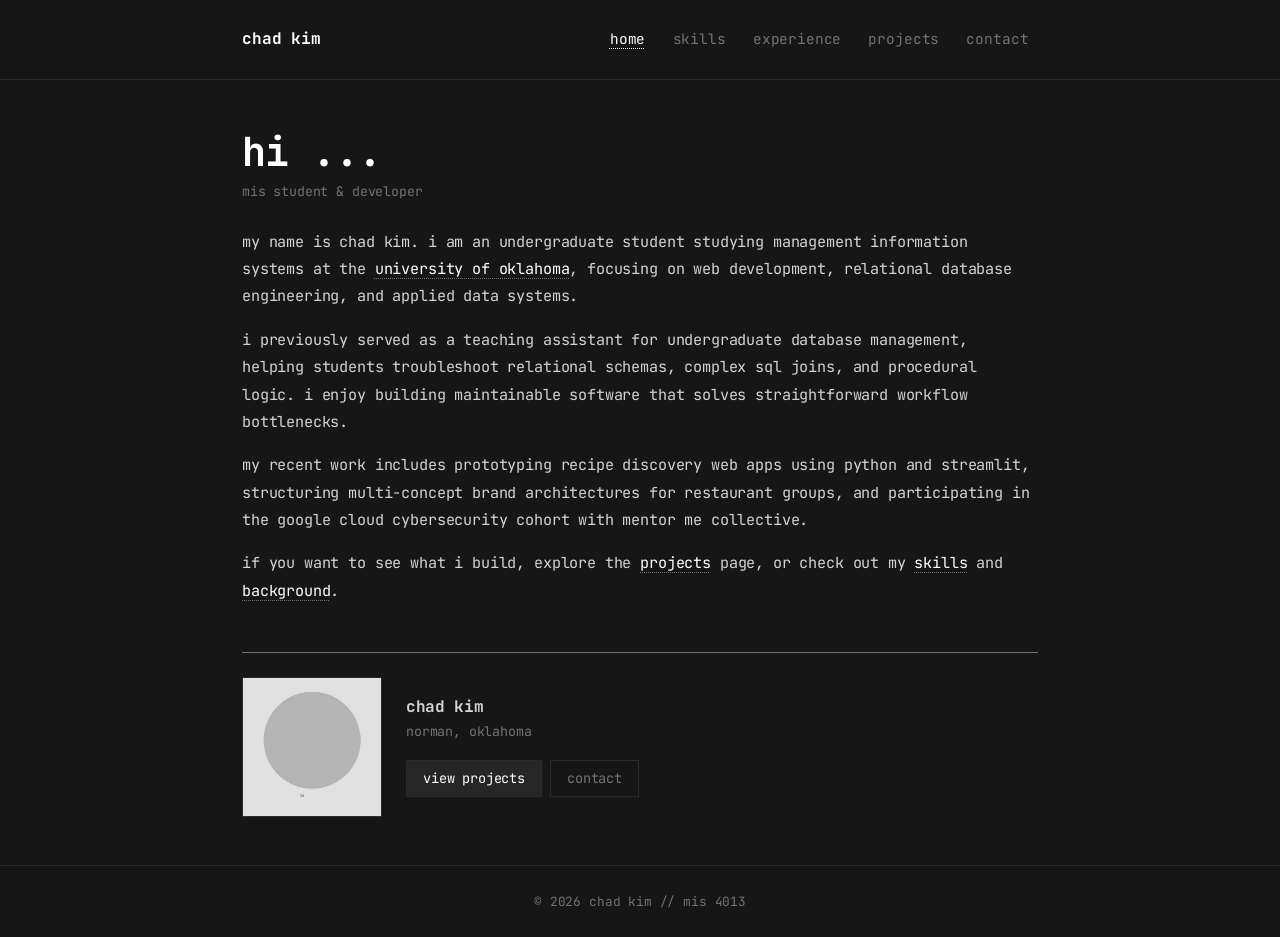
<file: index.html>
<!DOCTYPE html>
<html lang="en">
<head>
    <meta charset="UTF-8">
    <meta name="viewport" content="width=device-width, initial-scale=1.0">
    <title>chad kim</title>
    <link href="https://cdn.jsdelivr.net/npm/bootstrap@5.3.3/dist/css/bootstrap.min.css" rel="stylesheet">
    <link rel="stylesheet" href="css/styles.css">
</head>
<body>

    <nav class="navbar navbar-expand-lg navbar-dark sticky-top">
        <div class="container" style="max-width: 820px;">
            <a class="navbar-brand" href="index.html">chad kim</a>
            <button class="navbar-toggler" type="button" data-bs-toggle="collapse" data-bs-target="#navbarNav" aria-controls="navbarNav" aria-expanded="false" aria-label="Toggle navigation">
                <span class="navbar-toggler-icon"></span>
            </button>
            <div class="collapse navbar-collapse" id="navbarNav">
                <ul class="navbar-nav ms-auto gap-lg-2">
                    <li class="nav-item"><a class="nav-link active" aria-current="page" href="index.html">home</a></li>
                    <li class="nav-item"><a class="nav-link" href="skills.html">skills</a></li>
                    <li class="nav-item"><a class="nav-link" href="experience.html">experience</a></li>
                    <li class="nav-item"><a class="nav-link" href="projects.html">projects</a></li>
                    <li class="nav-item"><a class="nav-link" href="contact.html">contact</a></li>
                </ul>
            </div>
        </div>
    </nav>

    <main class="py-5">
        <div class="container" style="max-width: 820px;">
            <div class="mb-4">
                <h1 class="display-6 fw-bold mb-1">hi ...</h1>
                <p class="text-muted small">mis student &amp; developer</p>
            </div>

            <div class="mb-5">
                <p>
                    my name is chad kim. i am an undergraduate student studying management information systems at the <a href="https://www.ou.edu" target="_blank" rel="noopener noreferrer">university of oklahoma</a>, focusing on web development, relational database engineering, and applied data systems.
                </p>

                <p>
                    i previously served as a teaching assistant for undergraduate database management, helping students troubleshoot relational schemas, complex sql joins, and procedural logic. i enjoy building maintainable software that solves straightforward workflow bottlenecks.
                </p>

                <p>
                    my recent work includes prototyping recipe discovery web apps using python and streamlit, structuring multi-concept brand architectures for restaurant groups, and participating in the google cloud cybersecurity cohort with mentor me collective.
                </p>

                <p>
                    if you want to see what i build, explore the <a href="projects.html">projects</a> page, or check out my <a href="skills.html">skills</a> and <a href="experience.html">background</a>.
                </p>
            </div>

            <div class="d-flex align-items-center gap-4 pt-4 border-top border-secondary">
                <img src="student.jpg" alt="chad kim" class="profile-img">
                <div>
                    <h2 class="h6 fw-bold mb-1">chad kim</h2>
                    <p class="text-muted small mb-3">norman, oklahoma</p>
                    <div class="d-flex gap-2">
                        <a href="projects.html" class="btn btn-primary btn-sm">view projects</a>
                        <a href="contact.html" class="btn btn-outline-secondary btn-sm">contact</a>
                    </div>
                </div>
            </div>
        </div>
    </main>

    <footer class="py-4 text-center">
        <div class="container" style="max-width: 820px;">
            <p class="mb-0">&copy; 2026 chad kim // mis 4013</p>
        </div>
    </footer>

    <button type="button" class="btn btn-sm" id="backToTopBtn" aria-label="back to top">^ top</button>

    <script src="https://cdn.jsdelivr.net/npm/bootstrap@5.3.3/dist/js/bootstrap.bundle.min.js"></script>
    <script src="js/app.js"></script>
</body>
</html>
</file>
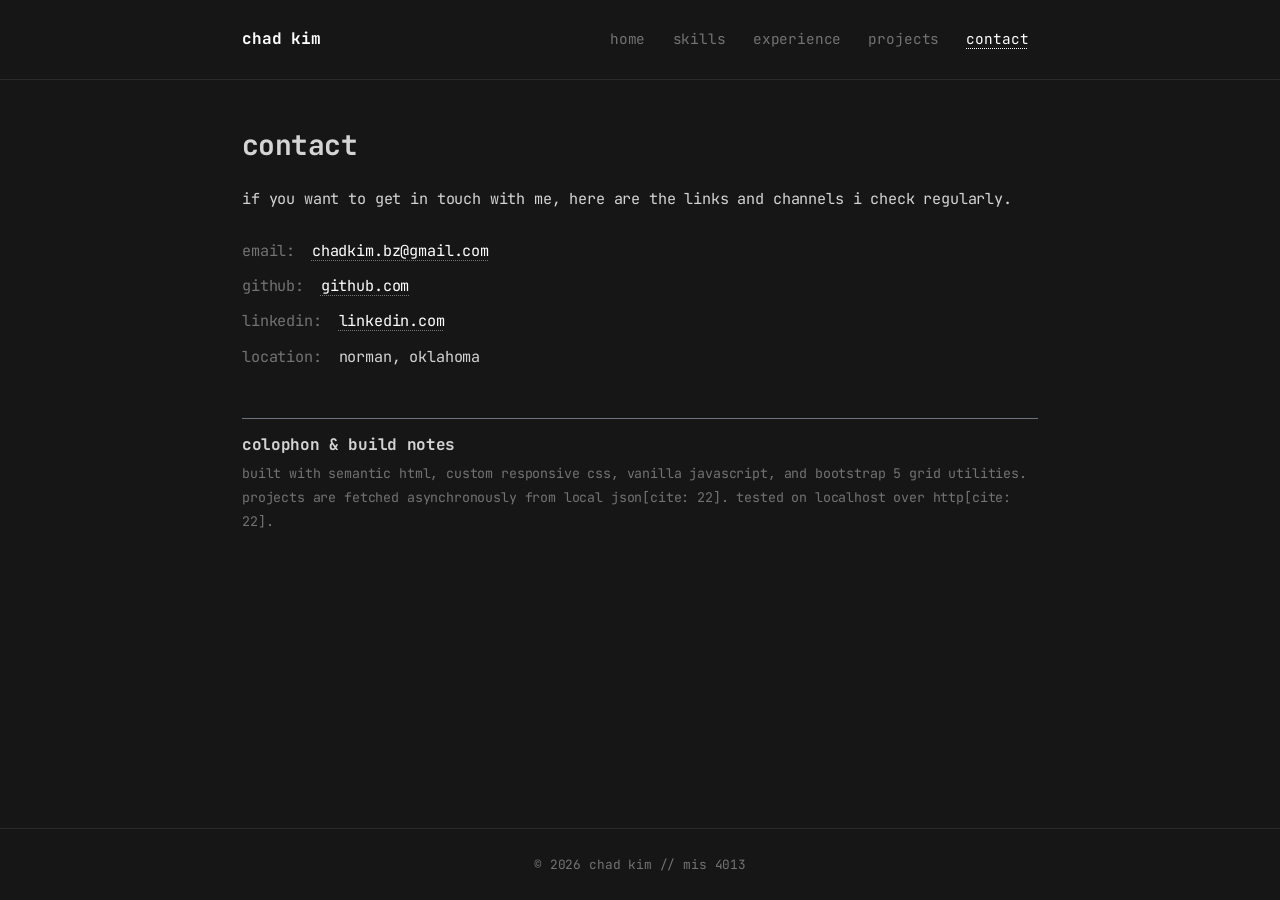
<file: contact.html>
<!DOCTYPE html>
<html lang="en">
<head>
    <meta charset="UTF-8">
    <meta name="viewport" content="width=device-width, initial-scale=1.0">
    <title>contact // chad kim</title>
    <link href="https://cdn.jsdelivr.net/npm/bootstrap@5.3.3/dist/css/bootstrap.min.css" rel="stylesheet">
    <link rel="stylesheet" href="css/styles.css">
</head>
<body>

    <nav class="navbar navbar-expand-lg navbar-dark sticky-top">
        <div class="container" style="max-width: 820px;">
            <a class="navbar-brand" href="index.html">chad kim</a>
            <button class="navbar-toggler" type="button" data-bs-toggle="collapse" data-bs-target="#navbarNav" aria-controls="navbarNav" aria-expanded="false" aria-label="Toggle navigation">
                <span class="navbar-toggler-icon"></span>
            </button>
            <div class="collapse navbar-collapse" id="navbarNav">
                <ul class="navbar-nav ms-auto gap-lg-2">
                    <li class="nav-item"><a class="nav-link" href="index.html">home</a></li>
                    <li class="nav-item"><a class="nav-link" href="skills.html">skills</a></li>
                    <li class="nav-item"><a class="nav-link" href="experience.html">experience</a></li>
                    <li class="nav-item"><a class="nav-link" href="projects.html">projects</a></li>
                    <li class="nav-item"><a class="nav-link active" aria-current="page" href="contact.html">contact</a></li>
                </ul>
            </div>
        </div>
    </nav>

    <main class="py-5">
        <div class="container" style="max-width: 820px;">
            <h1 class="h3 fw-bold mb-4">contact</h1>

            <p class="mb-4">
                if you want to get in touch with me, here are the links and channels i check regularly.
            </p>

            <ul class="list-unstyled mb-5">
                <li class="mb-2">
                    <span class="text-muted me-2">email:</span>
                    <a href="mailto:chadkim.bz@gmail.com">chadkim.bz@gmail.com</a>
                </li>
                <li class="mb-2">
                    <span class="text-muted me-2">github:</span>
                    <a href="https://github.com/misterkimchi" target="_blank" rel="noopener noreferrer">github.com</a>
                </li>
                <li class="mb-2">
                    <span class="text-muted me-2">linkedin:</span>
                    <a href="https://www.linkedin.com/in/bychadkim/" target="_blank" rel="noopener noreferrer">linkedin.com</a>
                </li>
                <li class="mb-2">
                    <span class="text-muted me-2">location:</span>
                    <span>norman, oklahoma</span>
                </li>
            </ul>

            <div class="pt-3 border-top border-secondary">
                <h2 class="h6 fw-bold mb-2">colophon &amp; build notes</h2>
                <p class="text-muted small mb-0">
                    built with semantic html, custom responsive css, vanilla javascript, and bootstrap 5 grid utilities. projects are fetched asynchronously from local json[cite: 22]. tested on localhost over http[cite: 22].
                </p>
            </div>
        </div>
    </main>

    <footer class="py-4 text-center">
        <div class="container" style="max-width: 820px;">
            <p class="mb-0">&copy; 2026 chad kim // mis 4013</p>
        </div>
    </footer>

    <button type="button" class="btn btn-sm" id="backToTopBtn" aria-label="back to top">^ top</button>

    <script src="https://cdn.jsdelivr.net/npm/bootstrap@5.3.3/dist/js/bootstrap.bundle.min.js"></script>
    <script src="js/app.js"></script>
</body>
</html>
</file>
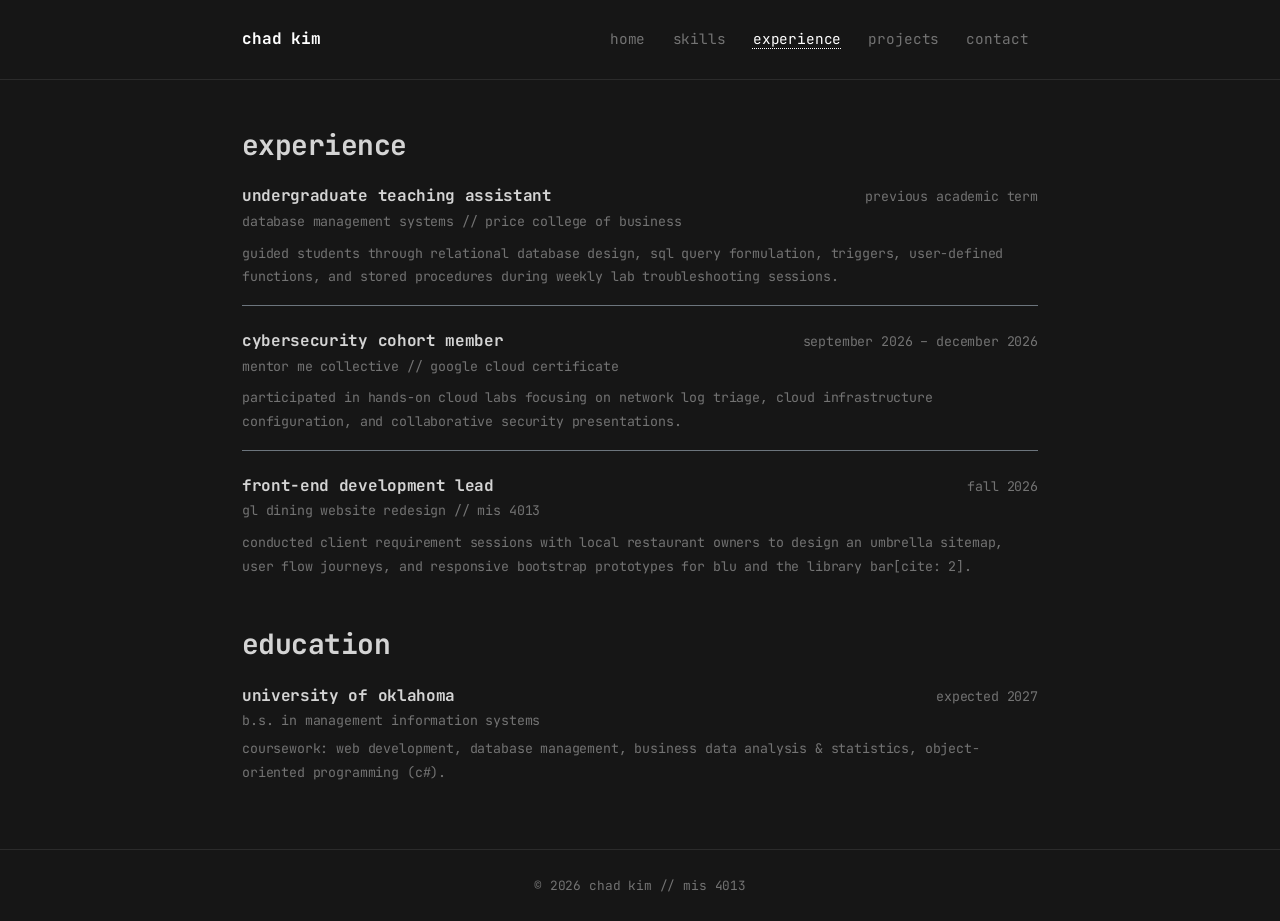
<file: experience.html>
<!DOCTYPE html>
<html lang="en">
<head>
    <meta charset="UTF-8">
    <meta name="viewport" content="width=device-width, initial-scale=1.0">
    <title>experience // chad kim</title>
    <link href="https://cdn.jsdelivr.net/npm/bootstrap@5.3.3/dist/css/bootstrap.min.css" rel="stylesheet">
    <link rel="stylesheet" href="css/styles.css">
</head>
<body>

    <nav class="navbar navbar-expand-lg navbar-dark sticky-top">
        <div class="container" style="max-width: 820px;">
            <a class="navbar-brand" href="index.html">chad kim</a>
            <button class="navbar-toggler" type="button" data-bs-toggle="collapse" data-bs-target="#navbarNav" aria-controls="navbarNav" aria-expanded="false" aria-label="Toggle navigation">
                <span class="navbar-toggler-icon"></span>
            </button>
            <div class="collapse navbar-collapse" id="navbarNav">
                <ul class="navbar-nav ms-auto gap-lg-2">
                    <li class="nav-item"><a class="nav-link" href="index.html">home</a></li>
                    <li class="nav-item"><a class="nav-link" href="skills.html">skills</a></li>
                    <li class="nav-item"><a class="nav-link active" aria-current="page" href="experience.html">experience</a></li>
                    <li class="nav-item"><a class="nav-link" href="projects.html">projects</a></li>
                    <li class="nav-item"><a class="nav-link" href="contact.html">contact</a></li>
                </ul>
            </div>
        </div>
    </nav>

    <main class="py-5">
        <div class="container" style="max-width: 820px;">
            <div class="mb-5">
                <h1 class="h3 fw-bold mb-4">experience</h1>

                <div class="mb-4 pb-3 border-bottom border-secondary">
                    <div class="d-flex justify-content-between align-items-baseline">
                        <h2 class="h6 fw-bold mb-1">undergraduate teaching assistant</h2>
                        <span class="text-muted small">previous academic term</span>
                    </div>
                    <p class="text-muted small mb-2">database management systems // price college of business</p>
                    <p class="small text-muted mb-0">
                        guided students through relational database design, sql query formulation, triggers, user-defined functions, and stored procedures during weekly lab troubleshooting sessions.
                    </p>
                </div>

                <div class="mb-4 pb-3 border-bottom border-secondary">
                    <div class="d-flex justify-content-between align-items-baseline">
                        <h2 class="h6 fw-bold mb-1">cybersecurity cohort member</h2>
                        <span class="text-muted small">september 2026 – december 2026</span>
                    </div>
                    <p class="text-muted small mb-2">mentor me collective // google cloud certificate</p>
                    <p class="small text-muted mb-0">
                        participated in hands-on cloud labs focusing on network log triage, cloud infrastructure configuration, and collaborative security presentations.
                    </p>
                </div>

                <div class="mb-4">
                    <div class="d-flex justify-content-between align-items-baseline">
                        <h2 class="h6 fw-bold mb-1">front-end development lead</h2>
                        <span class="text-muted small">fall 2026</span>
                    </div>
                    <p class="text-muted small mb-2">gl dining website redesign // mis 4013</p>
                    <p class="small text-muted mb-0">
                        conducted client requirement sessions with local restaurant owners to design an umbrella sitemap, user flow journeys, and responsive bootstrap prototypes for blu and the library bar[cite: 2].
                    </p>
                </div>
            </div>

            <div>
                <h1 class="h3 fw-bold mb-4">education</h1>

                <div class="mb-3">
                    <div class="d-flex justify-content-between align-items-baseline">
                        <h2 class="h6 fw-bold mb-1">university of oklahoma</h2>
                        <span class="text-muted small">expected 2027</span>
                    </div>
                    <p class="text-muted small mb-1">b.s. in management information systems</p>
                    <p class="small text-muted mb-0">coursework: web development, database management, business data analysis &amp; statistics, object-oriented programming (c#).</p>
                </div>
            </div>
        </div>
    </main>

    <footer class="py-4 text-center">
        <div class="container" style="max-width: 820px;">
            <p class="mb-0">&copy; 2026 chad kim // mis 4013</p>
        </div>
    </footer>

    <button type="button" class="btn btn-sm" id="backToTopBtn" aria-label="back to top">^ top</button>

    <script src="https://cdn.jsdelivr.net/npm/bootstrap@5.3.3/dist/js/bootstrap.bundle.min.js"></script>
    <script src="js/app.js"></script>
</body>
</html>
</file>
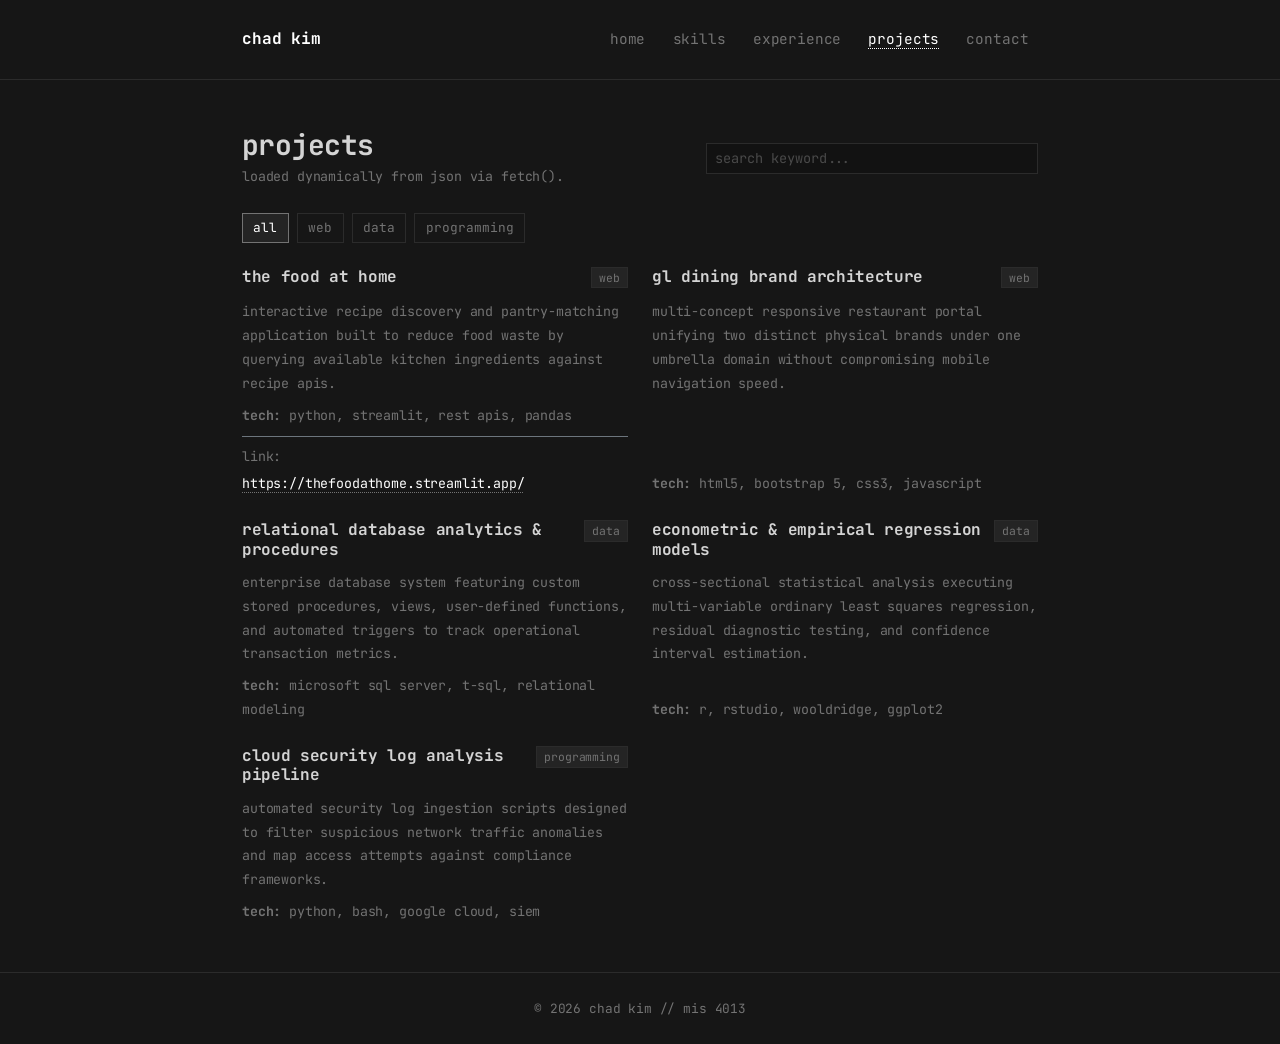
<file: projects.html>
<!DOCTYPE html>
<html lang="en">
<head>
    <meta charset="UTF-8">
    <meta name="viewport" content="width=device-width, initial-scale=1.0">
    <title>projects // chad kim</title>
    <link href="https://cdn.jsdelivr.net/npm/bootstrap@5.3.3/dist/css/bootstrap.min.css" rel="stylesheet">
    <link rel="stylesheet" href="css/styles.css">
</head>
<body>

    <nav class="navbar navbar-expand-lg navbar-dark sticky-top">
        <div class="container" style="max-width: 820px;">
            <a class="navbar-brand" href="index.html">chad kim</a>
            <button class="navbar-toggler" type="button" data-bs-toggle="collapse" data-bs-target="#navbarNav" aria-controls="navbarNav" aria-expanded="false" aria-label="Toggle navigation">
                <span class="navbar-toggler-icon"></span>
            </button>
            <div class="collapse navbar-collapse" id="navbarNav">
                <ul class="navbar-nav ms-auto gap-lg-2">
                    <li class="nav-item"><a class="nav-link" href="index.html">home</a></li>
                    <li class="nav-item"><a class="nav-link" href="skills.html">skills</a></li>
                    <li class="nav-item"><a class="nav-link" href="experience.html">experience</a></li>
                    <li class="nav-item"><a class="nav-link active" aria-current="page" href="projects.html">projects</a></li>
                    <li class="nav-item"><a class="nav-link" href="contact.html">contact</a></li>
                </ul>
            </div>
        </div>
    </nav>

    <main class="py-5">
        <div class="container" style="max-width: 820px;">
            <div class="d-flex flex-column flex-md-row justify-content-between align-items-md-center mb-4 gap-3">
                <div>
                    <h1 class="h3 fw-bold mb-1">projects</h1>
                    <p class="text-muted small mb-0">loaded dynamically from json via fetch().</p>
                </div>
                <div class="col-12 col-md-5">
                    <input type="text" class="form-control form-control-sm" id="projectSearchInput" placeholder="search keyword...">
                </div>
            </div>

            <div class="mb-4 d-flex gap-2">
                <button type="button" class="btn filter-btn active" data-category="all">all</button>
                <button type="button" class="btn filter-btn" data-category="web">web</button>
                <button type="button" class="btn filter-btn" data-category="data">data</button>
                <button type="button" class="btn filter-btn" data-category="programming">programming</button>
            </div>

            <!-- Slide container: #project-grid -->
            <section id="project-grid" class="row g-4"></section>
        </div>
    </main>

    <footer class="py-4 text-center">
        <div class="container" style="max-width: 820px;">
            <p class="mb-0">&copy; 2026 chad kim // mis 4013</p>
        </div>
    </footer>

    <button type="button" class="btn btn-sm" id="backToTopBtn" aria-label="back to top">^ top</button>

    <script src="https://cdn.jsdelivr.net/npm/bootstrap@5.3.3/dist/js/bootstrap.bundle.min.js"></script>
    <script src="js/app.js"></script>
</body>
</html>
</file>
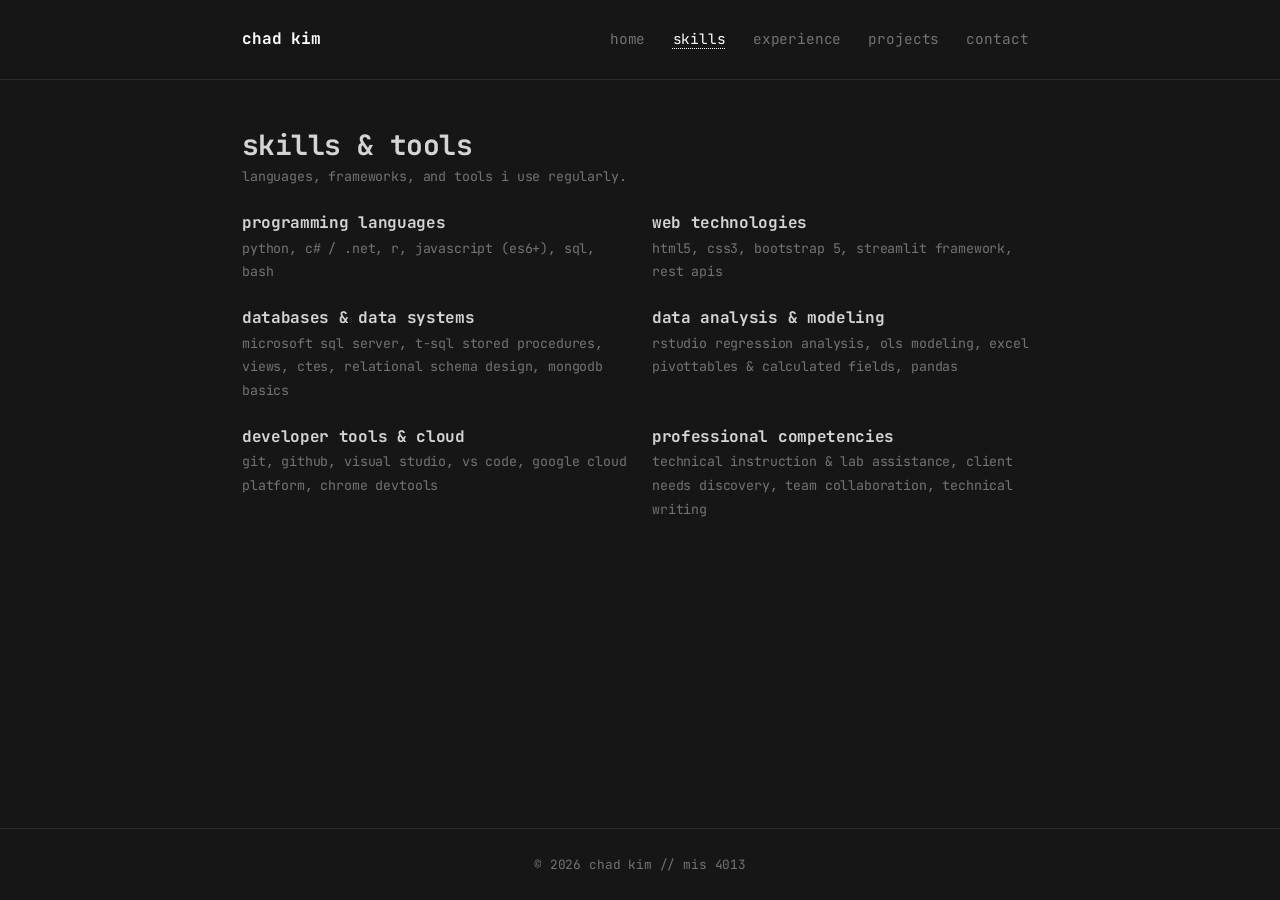
<file: skills.html>
<!DOCTYPE html>
<html lang="en">
<head>
    <meta charset="UTF-8">
    <meta name="viewport" content="width=device-width, initial-scale=1.0">
    <title>skills // chad kim</title>
    <link href="https://cdn.jsdelivr.net/npm/bootstrap@5.3.3/dist/css/bootstrap.min.css" rel="stylesheet">
    <link rel="stylesheet" href="css/styles.css">
</head>
<body>

    <nav class="navbar navbar-expand-lg navbar-dark sticky-top">
        <div class="container" style="max-width: 820px;">
            <a class="navbar-brand" href="index.html">chad kim</a>
            <button class="navbar-toggler" type="button" data-bs-toggle="collapse" data-bs-target="#navbarNav" aria-controls="navbarNav" aria-expanded="false" aria-label="Toggle navigation">
                <span class="navbar-toggler-icon"></span>
            </button>
            <div class="collapse navbar-collapse" id="navbarNav">
                <ul class="navbar-nav ms-auto gap-lg-2">
                    <li class="nav-item"><a class="nav-link" href="index.html">home</a></li>
                    <li class="nav-item"><a class="nav-link active" aria-current="page" href="skills.html">skills</a></li>
                    <li class="nav-item"><a class="nav-link" href="experience.html">experience</a></li>
                    <li class="nav-item"><a class="nav-link" href="projects.html">projects</a></li>
                    <li class="nav-item"><a class="nav-link" href="contact.html">contact</a></li>
                </ul>
            </div>
        </div>
    </nav>

    <main class="py-5">
        <div class="container" style="max-width: 820px;">
            <div class="mb-4">
                <h1 class="h3 fw-bold mb-1">skills &amp; tools</h1>
                <p class="text-muted small">languages, frameworks, and tools i use regularly.</p>
            </div>

            <div class="row g-4">
                <div class="col-12 col-md-6">
                    <div class="card h-100">
                        <h2 class="h6 fw-bold mb-1">programming languages</h2>
                        <p class="text-muted small mb-0">python, c# / .net, r, javascript (es6+), sql, bash</p>
                    </div>
                </div>

                <div class="col-12 col-md-6">
                    <div class="card h-100">
                        <h2 class="h6 fw-bold mb-1">web technologies</h2>
                        <p class="text-muted small mb-0">html5, css3, bootstrap 5, streamlit framework, rest apis</p>
                    </div>
                </div>

                <div class="col-12 col-md-6">
                    <div class="card h-100">
                        <h2 class="h6 fw-bold mb-1">databases &amp; data systems</h2>
                        <p class="text-muted small mb-0">microsoft sql server, t-sql stored procedures, views, ctes, relational schema design, mongodb basics</p>
                    </div>
                </div>

                <div class="col-12 col-md-6">
                    <div class="card h-100">
                        <h2 class="h6 fw-bold mb-1">data analysis &amp; modeling</h2>
                        <p class="text-muted small mb-0">rstudio regression analysis, ols modeling, excel pivottables &amp; calculated fields, pandas</p>
                    </div>
                </div>

                <div class="col-12 col-md-6">
                    <div class="card h-100">
                        <h2 class="h6 fw-bold mb-1">developer tools &amp; cloud</h2>
                        <p class="text-muted small mb-0">git, github, visual studio, vs code, google cloud platform, chrome devtools</p>
                    </div>
                </div>

                <div class="col-12 col-md-6">
                    <div class="card h-100">
                        <h2 class="h6 fw-bold mb-1">professional competencies</h2>
                        <p class="text-muted small mb-0">technical instruction &amp; lab assistance, client needs discovery, team collaboration, technical writing</p>
                    </div>
                </div>
            </div>
        </div>
    </main>

    <footer class="py-4 text-center">
        <div class="container" style="max-width: 820px;">
            <p class="mb-0">&copy; 2026 chad kim // mis 4013</p>
        </div>
    </footer>

    <button type="button" class="btn btn-sm" id="backToTopBtn" aria-label="back to top">^ top</button>

    <script src="https://cdn.jsdelivr.net/npm/bootstrap@5.3.3/dist/js/bootstrap.bundle.min.js"></script>
    <script src="js/app.js"></script>
</body>
</html>
</file>
<file: css/styles.css>
@import url('https://fonts.googleapis.com/css2?family=JetBrains+Mono:ital,wght@0,300;0,400;0,500;0,700;1,400&display=swap');

:root {
    --bg-color: #161616;
    --text-main: #d4d4d4;
    --text-bright: #ffffff;
    --text-dim: #737373;
    --border-color: #2b2b2b;
}

html {
    scroll-behavior: smooth;
}

body {
    font-family: 'JetBrains Mono', 'Courier New', Courier, monospace;
    background-color: var(--bg-color) !important;
    color: var(--text-main);
    font-size: 0.95rem;
    line-height: 1.8;
    letter-spacing: -0.01em;
    min-height: 100vh;
    display: flex;
    flex-direction: column;
}

main {
    flex: 1 0 auto;
}

/* Typography */
h1, h2, h3, h4, h5, h6 {
    font-family: 'JetBrains Mono', monospace;
    color: var(--text-bright);
    font-weight: 700;
    letter-spacing: -0.02em;
}

a {
    color: var(--text-bright);
    text-decoration: underline dotted 1px var(--text-dim);
    text-underline-offset: 4px;
    transition: color 0.15s ease, text-decoration-color 0.15s ease;
}

    a:hover {
        color: #ffffff;
        text-decoration: underline solid 1px #ffffff;
    }

.text-muted, .text-secondary {
    color: var(--text-dim) !important;
}

/* Navbar */
.navbar {
    background-color: var(--bg-color) !important;
    border-bottom: 1px solid var(--border-color);
    padding-top: 1.25rem;
    padding-bottom: 1.25rem;
}

.navbar-brand {
    font-family: 'JetBrains Mono', monospace;
    font-weight: 700;
    font-size: 1rem;
    color: var(--text-bright) !important;
    text-decoration: none !important;
}

.nav-link {
    font-family: 'JetBrains Mono', monospace;
    font-size: 0.9rem;
    color: var(--text-dim) !important;
    text-decoration: underline dotted 1px transparent;
    text-underline-offset: 4px;
    padding: 0.25rem 0.6rem !important;
}

    .nav-link:hover, .nav-link.active {
        color: var(--text-bright) !important;
        text-decoration: underline dotted 1px var(--text-bright);
    }

.navbar-toggler {
    border: 1px solid var(--border-color);
    border-radius: 0;
    padding: 0.25rem 0.5rem;
}

    .navbar-toggler:focus {
        box-shadow: none;
    }

.navbar-toggler-icon {
    filter: invert(1);
}

/* Borderless Clean Cards */
.card, .project-card {
    background-color: transparent !important;
    color: var(--text-main);
    border: none !important;
    border-radius: 0 !important;
    box-shadow: none !important;
    padding: 0 !important;
    display: flex;
    flex-direction: column;
}

.badge-tech {
    font-family: 'JetBrains Mono', monospace;
    font-size: 0.75rem;
    background-color: transparent;
    color: var(--text-dim);
    border: 1px solid var(--border-color);
    padding: 0.15rem 0.45rem;
    margin-right: 0.35rem;
    margin-bottom: 0.35rem;
    display: inline-block;
}

.badge {
    font-family: 'JetBrains Mono', monospace;
    font-weight: 400;
    border-radius: 0 !important;
}

    .badge.bg-secondary {
        background-color: #242424 !important;
        color: var(--text-dim);
        border: 1px solid var(--border-color);
    }

/* Category Filter Buttons */
.filter-btn {
    font-family: 'JetBrains Mono', monospace;
    font-size: 0.8rem;
    border-radius: 0 !important;
    border: 1px solid var(--border-color) !important;
    background-color: transparent !important;
    color: var(--text-dim) !important;
    padding: 0.25rem 0.65rem;
}

    .filter-btn:hover {
        color: var(--text-bright) !important;
        border-color: #555555 !important;
    }

    .filter-btn.active {
        background-color: #242424 !important;
        color: var(--text-bright) !important;
        border-color: #737373 !important;
    }

/* Search Input */
.form-control {
    font-family: 'JetBrains Mono', monospace;
    font-size: 0.85rem;
    background-color: #121212 !important;
    color: var(--text-bright) !important;
    border: 1px solid var(--border-color) !important;
    border-radius: 0 !important;
}

    .form-control:focus {
        border-color: #666666 !important;
        box-shadow: none !important;
    }

    .form-control::placeholder {
        color: #4a4a4a !important;
    }

/* Buttons */
.btn-primary, .btn-outline-secondary {
    font-family: 'JetBrains Mono', monospace;
    font-size: 0.85rem;
    border-radius: 0 !important;
    text-decoration: none !important;
    padding: 0.45rem 1rem;
}

.btn-primary {
    background-color: #262626 !important;
    color: var(--text-bright) !important;
    border: 1px solid var(--border-color) !important;
}

    .btn-primary:hover {
        background-color: #333333 !important;
        border-color: #666666 !important;
    }

.btn-outline-secondary {
    background-color: transparent !important;
    color: var(--text-dim) !important;
    border: 1px solid var(--border-color) !important;
}

    .btn-outline-secondary:hover {
        color: var(--text-bright) !important;
        border-color: #666666 !important;
    }

/* Profile Photo */
.profile-img {
    width: 140px;
    height: 140px;
    object-fit: cover;
    border: 1px solid var(--border-color);
    filter: grayscale(100%);
}

/* Footer */
footer {
    background-color: var(--bg-color) !important;
    border-top: 1px solid var(--border-color) !important;
    font-size: 0.8rem;
    color: var(--text-dim);
}

/* Back to Top */
#backToTopBtn {
    position: fixed;
    bottom: 24px;
    right: 24px;
    display: none;
    z-index: 99;
    background-color: #222222 !important;
    color: var(--text-dim) !important;
    border: 1px solid var(--border-color) !important;
    border-radius: 0 !important;
    font-family: 'JetBrains Mono', monospace;
}

    #backToTopBtn:hover {
        color: #ffffff !important;
        border-color: #666666 !important;
    }
</file>
